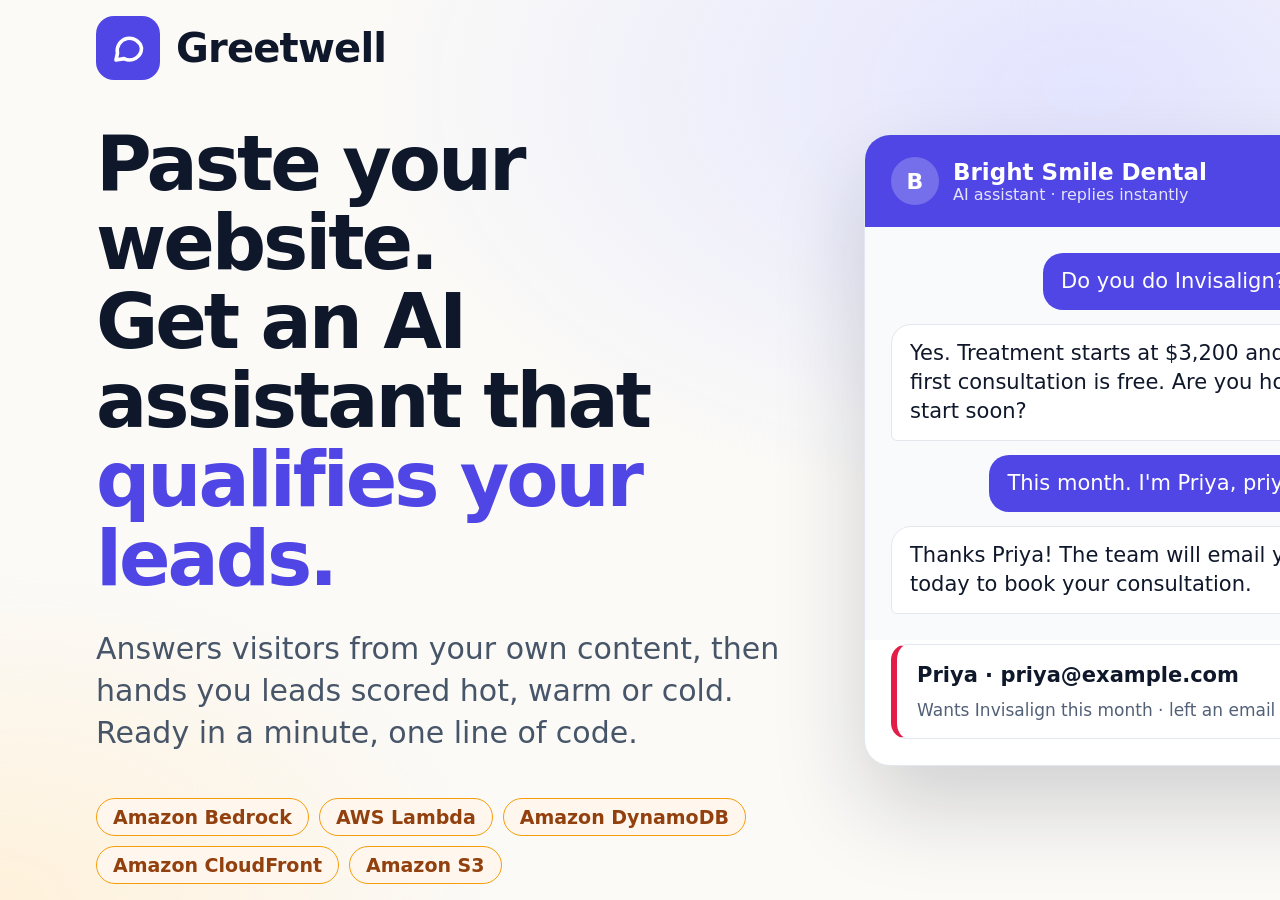
<file: docs/cover.html>
<!doctype html>
<html lang="en">
<head>
<meta charset="utf-8">
<title>Greetwell cover</title>
<style>
  * { box-sizing: border-box; margin: 0; }
  body { width: 1600px; height: 900px; overflow: hidden; font-family: "Segoe UI", system-ui, Roboto, Helvetica, Arial, sans-serif; color: #0f172a;
    background: radial-gradient(1200px 700px at 85% 10%, #e3e4ff 0%, rgba(227,228,255,0) 60%), radial-gradient(900px 600px at 0% 100%, #fff1db 0%, rgba(255,241,219,0) 55%), #fbfaf7; }
  .wrap { display: grid; grid-template-columns: 1fr 640px; gap: 70px; align-items: center; height: 100%; padding: 0 96px; }
  .logo { display: flex; align-items: center; gap: 16px; font-size: 40px; font-weight: 800; letter-spacing: -.02em; margin-bottom: 44px; }
  .mark { width: 64px; height: 64px; border-radius: 18px; background: #4f46e5; display: grid; place-items: center; }
  .mark svg { width: 36px; height: 36px; }
  h1 { font-size: 76px; line-height: 1.04; font-weight: 850; letter-spacing: -.04em; }
  h1 em { font-style: normal; color: #4f46e5; }
  p.sub { font-size: 30px; line-height: 1.4; color: #475569; margin-top: 30px; max-width: 760px; }
  .aws { margin-top: 44px; display: flex; flex-wrap: wrap; gap: 10px; }
  .aws span { font-size: 19px; font-weight: 650; color: #92400e; background: #fff7ed; border: 1.5px solid #f59e0b; border-radius: 999px; padding: 7px 16px; }
  .card { background: #fff; border-radius: 26px; box-shadow: 0 40px 90px rgba(15,23,42,.18); border: 1px solid #e3e7ee; overflow: hidden; }
  .bar { background: #4f46e5; color: #fff; padding: 22px 26px; display: flex; gap: 14px; align-items: center; }
  .av { width: 48px; height: 48px; border-radius: 50%; background: rgba(255,255,255,.22); display: grid; place-items: center; font-weight: 800; font-size: 22px; }
  .bar b { font-size: 23px; display: block; } .bar small { font-size: 16px; opacity: .85; }
  .log { background: #f8fafc; padding: 26px; display: flex; flex-direction: column; gap: 14px; }
  .b { max-width: 84%; padding: 14px 18px; border-radius: 20px; font-size: 21px; line-height: 1.38; }
  .them { background: #fff; border: 1px solid #e3e7ee; border-bottom-left-radius: 6px; align-self: flex-start; }
  .me { background: #4f46e5; color: #fff; border-bottom-right-radius: 6px; align-self: flex-end; }
  .lead { margin: 4px 26px 26px; border: 1px solid #e3e7ee; border-left: 6px solid #e11d48; border-radius: 16px; padding: 18px 20px; display: grid; grid-template-columns: 1fr auto; gap: 6px 14px; background: #fff; }
  .lead strong { font-size: 21px; }
  .lead .why { grid-column: 1 / -1; font-size: 17px; color: #526077; }
  .pill { font-size: 16px; font-weight: 800; color: #e11d48; background: #ffe9ee; border-radius: 999px; padding: 6px 13px; letter-spacing: .04em; align-self: start; }
</style>
</head>
<body>
<div class="wrap">
  <div>
    <div class="logo"><span class="mark"><svg viewBox="0 0 24 24" fill="none" stroke="#fff" stroke-width="2.4" stroke-linecap="round" stroke-linejoin="round"><path d="M21 12a8 8 0 0 1-11.6 7.1L4 20l1-4.6A8 8 0 1 1 21 12z"/></svg></span>Greetwell</div>
    <h1>Paste your website.<br>Get an AI assistant that <em>qualifies your leads.</em></h1>
    <p class="sub">Answers visitors from your own content, then hands you leads scored hot, warm or cold. Ready in a minute, one line of code.</p>
    <div class="aws"><span>Amazon Bedrock</span><span>AWS Lambda</span><span>Amazon DynamoDB</span><span>Amazon CloudFront</span><span>Amazon S3</span></div>
  </div>
  <div class="card">
    <div class="bar"><span class="av">B</span><span><b>Bright Smile Dental</b><small>AI assistant · replies instantly</small></span></div>
    <div class="log">
      <div class="b me">Do you do Invisalign? How much is it?</div>
      <div class="b them">Yes. Treatment starts at $3,200 and the first consultation is free. Are you hoping to start soon?</div>
      <div class="b me">This month. I'm Priya, priya@example.com</div>
      <div class="b them">Thanks Priya! The team will email you today to book your consultation.</div>
    </div>
    <div class="lead"><strong>Priya · priya@example.com</strong><span class="pill">HOT · 85</span><span class="why">Wants Invisalign this month · left an email · gave a timeline</span></div>
  </div>
</div>
</body>
</html>
</file>
